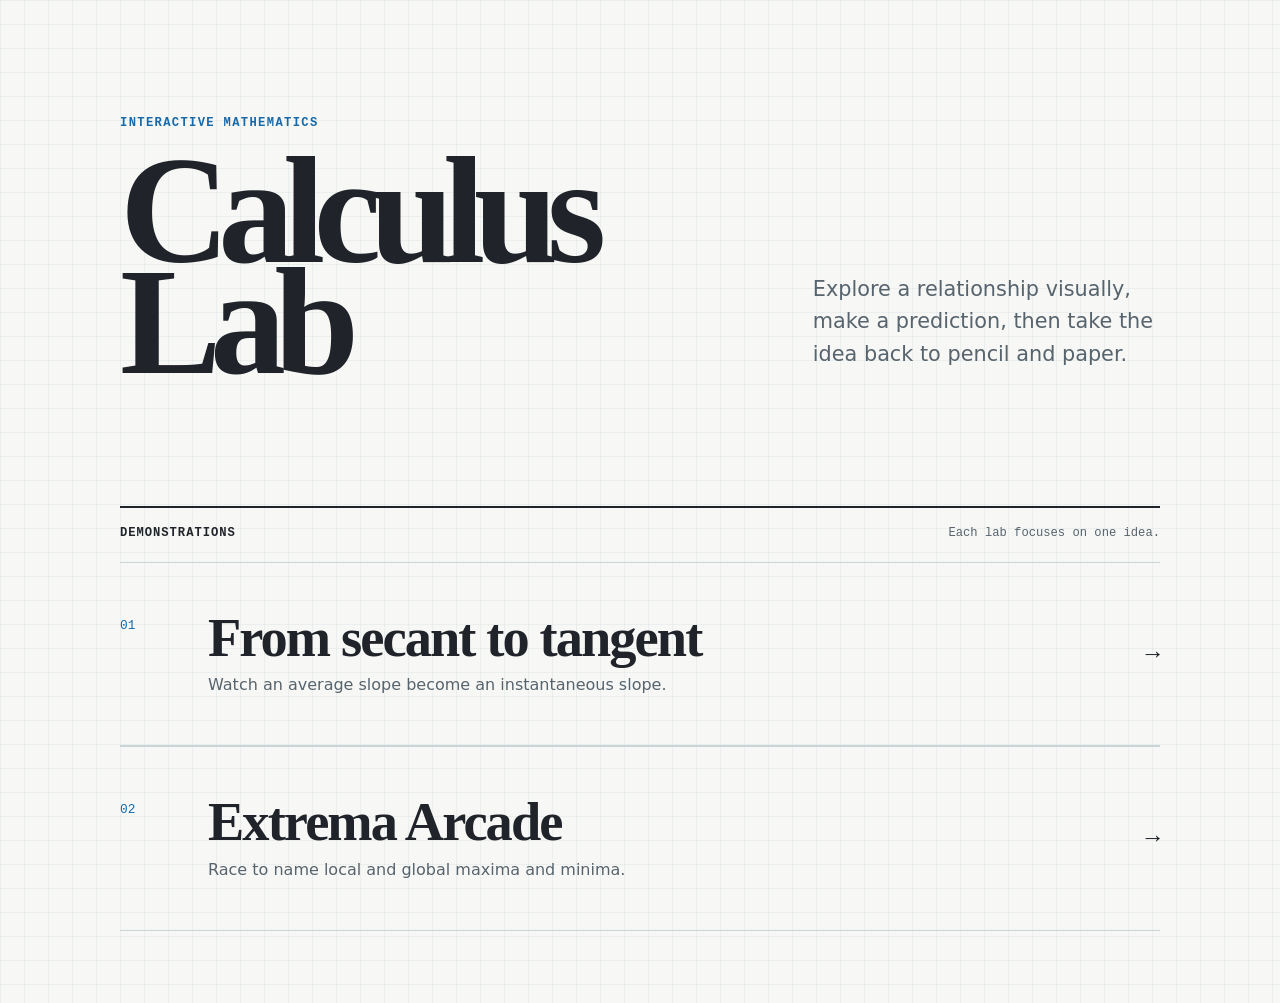
<file: index.html>
<!doctype html>
<html lang="en">
  <head>
    <meta charset="utf-8">
    <meta name="viewport" content="width=device-width, initial-scale=1">
    <meta
      name="description"
      content="Small interactive demonstrations for learning calculus visually."
    >
    <title>Calculus Lab</title>
    <link rel="stylesheet" href="./styles.css">
  </head>
  <body>
    <main class="site-shell">
      <header class="site-header">
        <p class="eyebrow">Interactive mathematics</p>
        <h1>Calculus<br>Lab</h1>
        <p class="intro">
          Explore a relationship visually, make a prediction, then take the idea
          back to pencil and paper.
        </p>
      </header>

      <section class="demo-index" aria-labelledby="demos-heading">
        <div class="section-heading">
          <h2 id="demos-heading">Demonstrations</h2>
          <p>Each lab focuses on one idea.</p>
        </div>

        <a class="demo-card" href="./demos/secant-to-tangent/">
          <span class="demo-number" aria-hidden="true">01</span>
          <span class="demo-copy">
            <strong>From secant to tangent</strong>
            <span>Watch an average slope become an instantaneous slope.</span>
          </span>
          <span class="demo-arrow" aria-hidden="true">→</span>
        </a>

        <a class="demo-card" href="./demos/extrema-arcade/">
          <span class="demo-number" aria-hidden="true">02</span>
          <span class="demo-copy">
            <strong>Extrema Arcade</strong>
            <span>Race to name local and global maxima and minima.</span>
          </span>
          <span class="demo-arrow" aria-hidden="true">→</span>
        </a>
      </section>
    </main>
  </body>
</html>
</file>
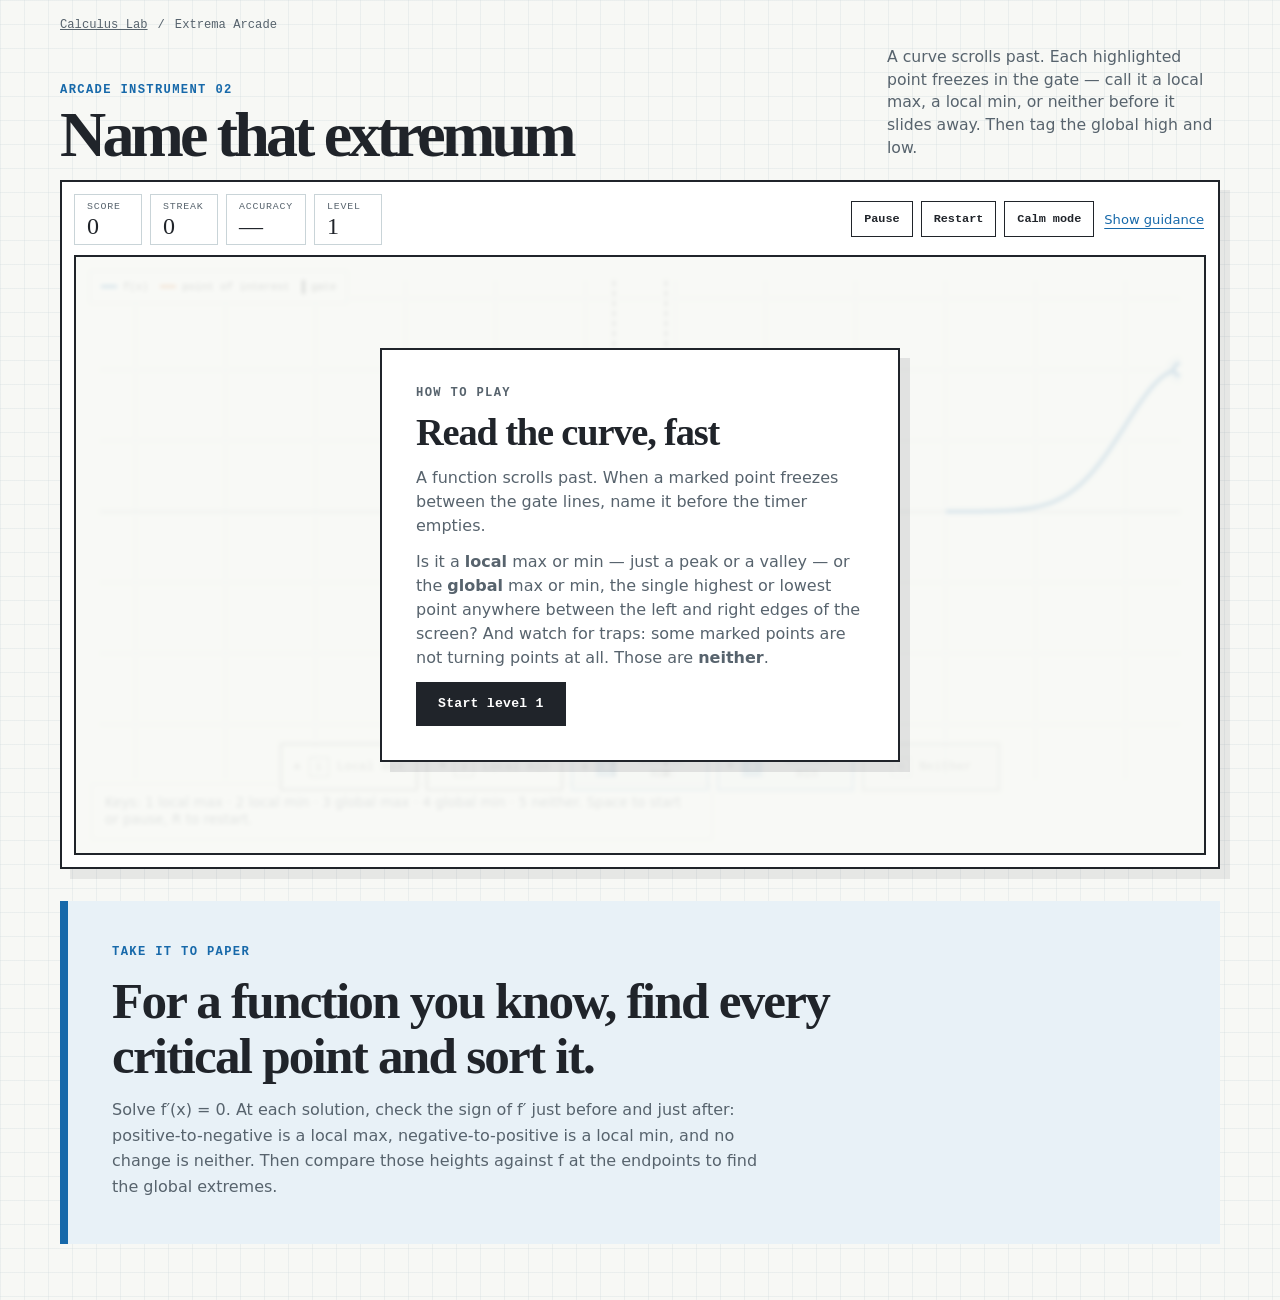
<file: demos/extrema-arcade/index.html>
<!doctype html>
<html lang="en">
  <head>
    <meta charset="utf-8">
    <meta name="viewport" content="width=device-width, initial-scale=1">
    <meta
      name="description"
      content="A reaction game for naming local and global maxima and minima on a scrolling curve."
    >
    <title>Extrema Arcade · Calculus Lab</title>
    <link rel="stylesheet" href="../../styles.css">
    <link rel="stylesheet" href="./demo.css">
    <script src="./demo.js" defer></script>
  </head>
  <body>
    <main class="lab-shell">
      <nav class="lab-nav" aria-label="Breadcrumb">
        <a href="../../">Calculus Lab</a>
        <span aria-hidden="true">/</span>
        <span>Extrema Arcade</span>
      </nav>

      <header class="lab-header">
        <div>
          <p class="eyebrow">Arcade instrument 02</p>
          <h1>Name that extremum</h1>
        </div>
        <p>
          A curve scrolls past. Each highlighted point freezes in the gate —
          call it a local max, a local min, or neither before it slides away.
          Then tag the global high and low.
        </p>
      </header>

      <section class="instrument" aria-label="Extrema classification game">
        <div class="board-toolbar" aria-label="Game controls">
          <div class="hud" aria-live="off">
            <div class="hud-cell">
              <span class="hud-label">Score</span>
              <output id="score" class="hud-value">0</output>
            </div>
            <div class="hud-cell">
              <span class="hud-label">Streak</span>
              <output id="streak" class="hud-value">0</output>
            </div>
            <div class="hud-cell">
              <span class="hud-label">Accuracy</span>
              <output id="accuracy" class="hud-value">—</output>
            </div>
            <div class="hud-cell">
              <span class="hud-label">Level</span>
              <output id="level" class="hud-value">1</output>
            </div>
          </div>

          <div class="board-actions">
            <button id="playpause" class="secondary-button" type="button">Pause</button>
            <button id="restart" class="secondary-button" type="button">Restart</button>
            <button
              id="calm-toggle"
              class="secondary-button"
              type="button"
              aria-pressed="false"
            >
              Calm mode
            </button>
            <button
              id="guidance-toggle"
              class="text-button"
              type="button"
              aria-controls="guidance"
              aria-expanded="false"
            >
              Show guidance
            </button>
          </div>
        </div>

        <div class="stage-panel">
          <canvas
            id="stage"
            tabindex="0"
            role="img"
            aria-describedby="stage-instructions"
            aria-label="A scrolling coordinate graph. Highlighted points freeze in the centre for you to classify."
          ></canvas>

          <div class="stage-legend" aria-hidden="true">
            <span><i class="curve-key"></i> f(x)</span>
            <span><i class="poi-key"></i> point of interest</span>
            <span><i class="gate-key"></i> gate</span>
          </div>

          <p id="stage-instructions" class="stage-instructions">
            Keys: 1 local max · 2 local min · 3 global max · 4 global min ·
            5 neither. Space to start or pause, R to restart.
          </p>

          <!-- Classification controls: real buttons, mirrored by number keys. -->
          <div id="classify" class="classify" role="group" aria-label="Classify the frozen point">
            <button class="choice-button" type="button" data-choice="lmax">
              <span class="choice-key" aria-hidden="true">1</span>
              Local max
            </button>
            <button class="choice-button" type="button" data-choice="lmin">
              <span class="choice-key" aria-hidden="true">2</span>
              Local min
            </button>
            <button class="choice-button" type="button" data-choice="gmax">
              <span class="choice-key" aria-hidden="true">3</span>
              Global max
            </button>
            <button class="choice-button" type="button" data-choice="gmin">
              <span class="choice-key" aria-hidden="true">4</span>
              Global min
            </button>
            <button class="choice-button" type="button" data-choice="neither">
              <span class="choice-key" aria-hidden="true">5</span>
              Neither
            </button>
          </div>

          <p id="prompt" class="stage-prompt" aria-live="polite"></p>
          <output id="flash" class="stage-flash" aria-live="assertive"></output>

          <!-- Start overlay -->
          <div id="start-overlay" class="stage-overlay">
            <div class="overlay-card">
              <p class="eyebrow">How to play</p>
              <h2>Read the curve, fast</h2>
              <p>
                A function scrolls past. When a marked point freezes between the
                gate lines, name it before the timer empties.
              </p>
              <p>
                Is it a <strong>local</strong> max or min — just a peak or a
                valley — or the <strong>global</strong> max or min, the single
                highest or lowest point anywhere between the left and right
                edges of the screen? And watch for traps: some marked points are
                not turning points at all. Those are <strong>neither</strong>.
              </p>
              <button id="start-button" class="primary-button" type="button">
                Start level 1
              </button>
            </div>
          </div>

          <!-- End-of-level summary overlay -->
          <div id="summary-overlay" class="stage-overlay" hidden>
            <div class="overlay-card">
              <p class="eyebrow" id="summary-eyebrow">Level complete</p>
              <h2 id="summary-title">Nicely read.</h2>
              <dl class="summary-stats" id="summary-stats"></dl>
              <div class="overlay-actions">
                <button id="next-level" class="primary-button" type="button">
                  Next level
                </button>
                <button id="replay-level" class="secondary-button" type="button">
                  Replay
                </button>
              </div>
            </div>
          </div>
        </div>
      </section>

      <section id="guidance" class="guidance" aria-labelledby="guidance-heading" hidden>
        <div class="section-heading">
          <h2 id="guidance-heading">What should I notice?</h2>
        </div>
        <div class="guidance-grid">
          <article>
            <span class="prompt-mark" aria-hidden="true">∩</span>
            <h3>Peaks and valleys</h3>
            <p>
              At a local max the curve rises then falls, so the slope goes from
              positive to negative. At a local min it is the reverse. Feel the
              slope flip, do not just look at the height.
            </p>
          </article>
          <article>
            <span class="prompt-mark" aria-hidden="true">≈</span>
            <h3>The “neither” trap</h3>
            <p>
              A marked point can be a decoy. The curve is climbing or falling
              straight through it — it is not a turning point at all, it only
              looks important because it is highlighted. That is neither a max
              nor a min.
            </p>
          </article>
          <article>
            <span class="prompt-mark" aria-hidden="true">▲</span>
            <h3>Local versus global</h3>
            <p>
              A local max is any peak. The global max is the single highest
              point between the left and right edges of the screen right now —
              a peak, or the curve at the very edge. Scan the whole screen
              before you commit.
            </p>
          </article>
        </div>
      </section>

      <section class="paper-prompt" aria-labelledby="paper-heading">
        <p class="eyebrow">Take it to paper</p>
        <h2 id="paper-heading">
          For a function you know, find every <span>critical point</span> and
          sort it.
        </h2>
        <p>
          Solve f′(x) = 0. At each solution, check the sign of f′ just before
          and just after: positive-to-negative is a local max,
          negative-to-positive is a local min, and no change is neither. Then
          compare those heights against f at the endpoints to find the global
          extremes.
        </p>
      </section>

      <noscript>
        <p class="noscript-note">
          This game needs JavaScript. On paper: given f, solve f′(x) = 0, use
          the sign of f′ on each side to label each critical point as a local
          max, local min, or neither, then compare those values with f at the
          endpoints to find the global maximum and minimum.
        </p>
      </noscript>
    </main>
  </body>
</html>
</file>
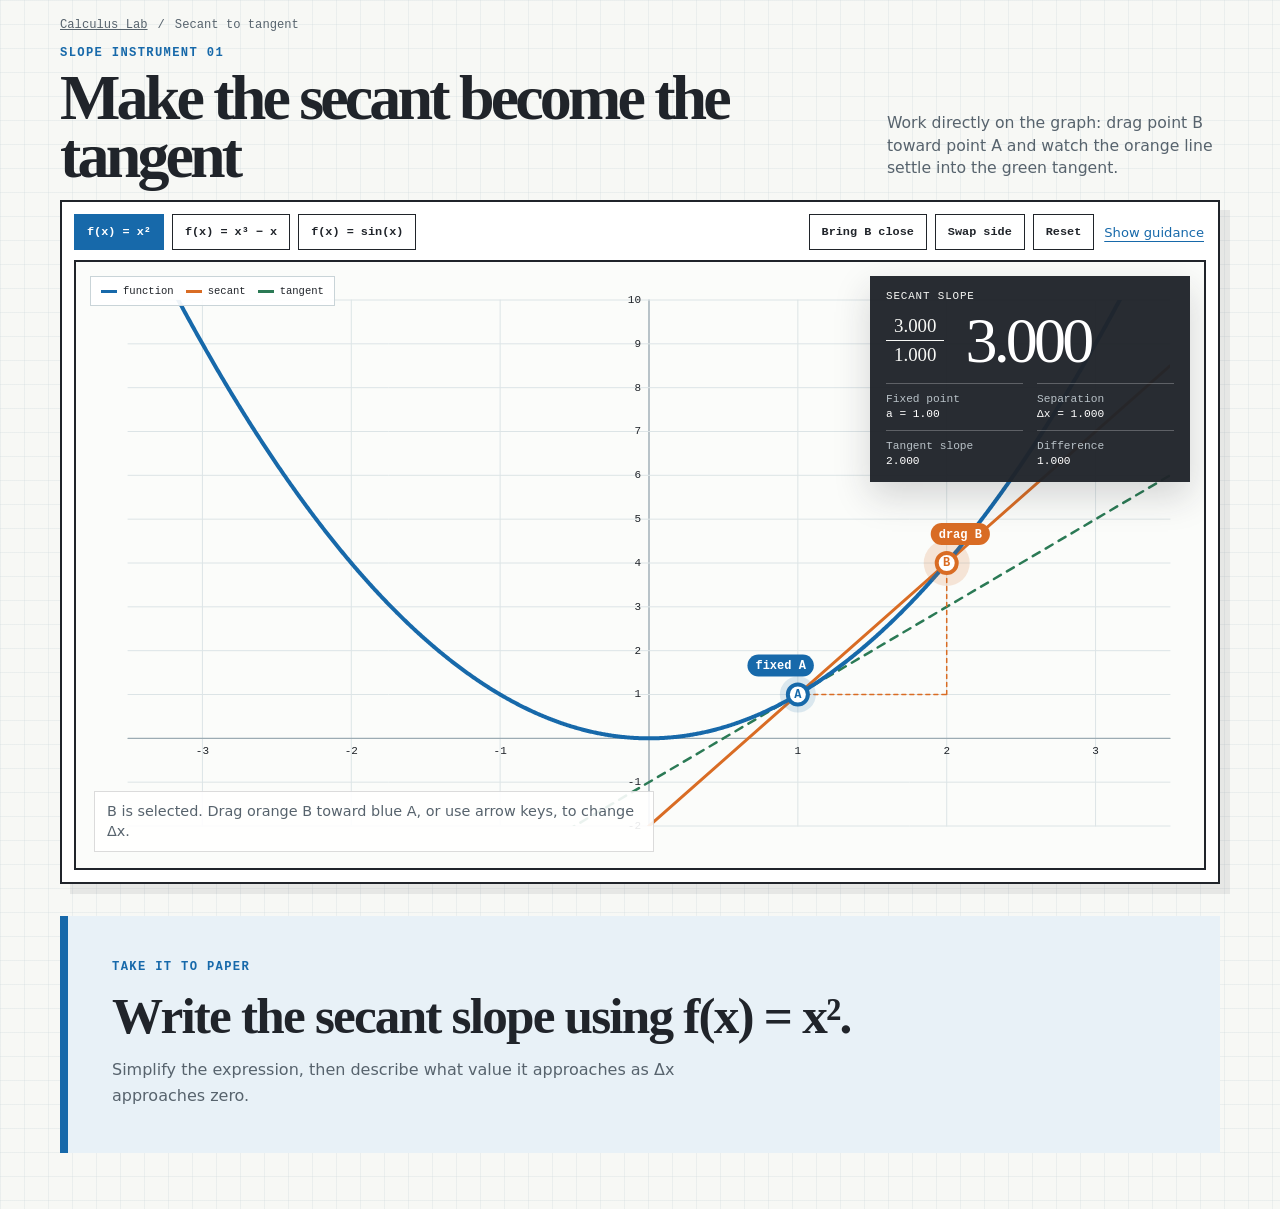
<file: demos/secant-to-tangent/index.html>
<!doctype html>
<html lang="en">
  <head>
    <meta charset="utf-8">
    <meta name="viewport" content="width=device-width, initial-scale=1">
    <meta
      name="description"
      content="Explore how a secant slope approaches a tangent slope."
    >
    <title>From secant to tangent · Calculus Lab</title>
    <link rel="stylesheet" href="../../styles.css">
    <link rel="stylesheet" href="./demo.css">
    <script src="./demo.js" defer></script>
  </head>
  <body>
    <main class="lab-shell">
      <nav class="lab-nav" aria-label="Breadcrumb">
        <a href="../../">Calculus Lab</a>
        <span aria-hidden="true">/</span>
        <span>Secant to tangent</span>
      </nav>

      <header class="lab-header">
        <div>
          <p class="eyebrow">Slope instrument 01</p>
          <h1>Make the secant become the tangent</h1>
        </div>
        <p>
          Work directly on the graph: drag point B toward point A and watch the
          orange line settle into the green tangent.
        </p>
      </header>

      <section class="instrument" aria-label="Interactive secant slope graph">
        <div class="board-toolbar" aria-label="Graph tools">
          <div class="function-buttons" aria-label="Choose a function">
            <button class="function-button" type="button" data-function="quadratic" aria-pressed="true">
              f(x) = x²
            </button>
            <button class="function-button" type="button" data-function="cubic" aria-pressed="false">
              f(x) = x³ − x
            </button>
            <button class="function-button" type="button" data-function="sine" aria-pressed="false">
              f(x) = sin(x)
            </button>
          </div>

          <div class="board-actions">
            <button id="close-gap" class="secondary-button" type="button">
              Bring B close
            </button>
            <button id="switch-side" class="secondary-button" type="button">
              Swap side
            </button>
            <button id="reset-demo" class="secondary-button" type="button">
              Reset
            </button>
            <button
              id="guidance-toggle"
              class="text-button"
              type="button"
              aria-controls="guidance"
              aria-expanded="false"
            >
              Show guidance
            </button>
          </div>
        </div>

        <div class="graph-panel">
          <canvas
            id="graph"
            tabindex="0"
            role="img"
            aria-describedby="board-instructions"
            aria-label="A coordinate graph showing a function, two points, a secant line, and a tangent line."
          ></canvas>
          <p id="board-instructions" class="board-instructions">
            Drag orange B toward blue A. Drag blue A to move the fixed point.
            Keyboard: press A or B, then use arrow keys.
          </p>
          <div class="graph-legend" aria-hidden="true">
            <span><i class="function-key"></i> function</span>
            <span><i class="secant-key"></i> secant</span>
            <span><i class="tangent-key"></i> tangent</span>
          </div>

          <aside class="readout-panel" aria-label="Live slope readout">
            <p class="readout-label">Secant slope</p>
            <div class="slope-fraction" aria-hidden="true">
              <span id="delta-y">Δy</span>
              <span id="delta-x">Δx</span>
            </div>
            <output id="secant-slope" class="slope-value" aria-live="polite">—</output>
            <dl class="measurements">
              <div>
                <dt>Fixed point</dt>
                <dd><output id="fixed-point-value">a = 1.00</output></dd>
              </div>
              <div>
                <dt>Separation</dt>
                <dd><output id="gap-value">Δx = 1.00</output></dd>
              </div>
              <div>
                <dt>Tangent slope</dt>
                <dd id="tangent-slope">—</dd>
              </div>
              <div>
                <dt>Difference</dt>
                <dd id="slope-difference">—</dd>
              </div>
            </dl>
          </aside>
        </div>
      </section>

      <section id="guidance" class="guidance" aria-labelledby="guidance-heading" hidden>
        <div class="section-heading">
          <h2 id="guidance-heading">What should I notice?</h2>
        </div>
        <div class="guidance-grid">
          <article>
            <span class="prompt-mark" aria-hidden="true">?</span>
            <h3>Grab the point</h3>
            <p>
              Move orange B before calculating. Ask whether the secant slope
              should increase, decrease, or stay unchanged.
            </p>
          </article>
          <article>
            <span class="prompt-mark" aria-hidden="true">→</span>
            <h3>Track the difference</h3>
            <p>
              Drag B toward A. Compare the orange secant slope with the green
              tangent slope as the gap shrinks.
            </p>
          </article>
          <article>
            <span class="prompt-mark" aria-hidden="true">±</span>
            <h3>Try both sides</h3>
            <p>
              Drag B across A. Does approaching from the left lead to the same
              slope as approaching from the right?
            </p>
          </article>
        </div>
      </section>

      <section class="paper-prompt" aria-labelledby="paper-heading">
        <p class="eyebrow">Take it to paper</p>
        <h2 id="paper-heading">
          Write the secant slope using
          <span id="paper-function">f(x) = x²</span>.
        </h2>
        <p>
          Simplify the expression, then describe what value it approaches as
          Δx approaches zero.
        </p>
      </section>

      <noscript>
        <p class="noscript-note">
          This demonstration requires JavaScript. On paper, choose two points
          \(a\) and \(a+h\), calculate
          \([f(a+h)-f(a)]/h\), and examine the result as \(h\) gets closer to
          zero.
        </p>
      </noscript>
    </main>
  </body>
</html>
</file>
<file: styles.css>
:root {
  color-scheme: light;
  --graphite: #20242a;
  --paper: #f7f8f5;
  --paper-bright: #ffffff;
  --grid: #c9d4d8;
  --function-blue: #1769aa;
  --muted: #57636d;
  --display: "Cambria Math", Cambria, Georgia, serif;
  --body: Aptos, "Segoe UI", system-ui, sans-serif;
  --mono: "Cascadia Mono", "SFMono-Regular", Consolas, monospace;
  font-family: var(--body);
  color: var(--graphite);
  background: var(--paper);
}

* {
  box-sizing: border-box;
}

body {
  min-height: 100vh;
  margin: 0;
  background:
    linear-gradient(rgba(201, 212, 216, 0.27) 1px, transparent 1px),
    linear-gradient(90deg, rgba(201, 212, 216, 0.27) 1px, transparent 1px),
    var(--paper);
  background-size: 24px 24px;
}

a {
  color: inherit;
}

.site-shell {
  width: min(1040px, calc(100% - 40px));
  margin: 0 auto;
  padding: clamp(64px, 12vh, 124px) 0 72px;
}

.site-header {
  display: grid;
  grid-template-columns: minmax(0, 1.3fr) minmax(260px, 0.7fr);
  gap: 48px;
  align-items: end;
  margin-bottom: clamp(72px, 12vw, 128px);
}

.eyebrow {
  grid-column: 1 / -1;
  margin: 0 0 -22px;
  color: var(--function-blue);
  font-family: var(--mono);
  font-size: 0.76rem;
  font-weight: 700;
  letter-spacing: 0.11em;
  text-transform: uppercase;
}

h1,
h2,
p {
  margin-top: 0;
}

h1 {
  margin-bottom: 0;
  font-family: var(--display);
  font-size: clamp(4.5rem, 13vw, 9.5rem);
  font-weight: 600;
  line-height: 0.73;
  letter-spacing: -0.075em;
}

.intro {
  max-width: 390px;
  margin-bottom: 0;
  padding-bottom: 8px;
  color: var(--muted);
  font-size: clamp(1.08rem, 2.1vw, 1.3rem);
  line-height: 1.55;
}

.demo-index {
  border-top: 2px solid var(--graphite);
}

.section-heading {
  display: flex;
  justify-content: space-between;
  gap: 24px;
  padding: 18px 0 22px;
}

.section-heading h2,
.section-heading p {
  margin-bottom: 0;
  font-family: var(--mono);
  font-size: 0.76rem;
  letter-spacing: 0.08em;
  text-transform: uppercase;
}

.section-heading p {
  color: var(--muted);
  letter-spacing: 0;
  text-transform: none;
}

.demo-card {
  display: grid;
  grid-template-columns: 64px 1fr auto;
  gap: 24px;
  align-items: center;
  padding: clamp(24px, 5vw, 48px) 0;
  border-top: 1px solid var(--grid);
  border-bottom: 1px solid var(--grid);
  text-decoration: none;
  transition:
    color 160ms ease,
    padding 160ms ease;
}

.demo-card:hover {
  padding-right: 12px;
  color: var(--function-blue);
}

.demo-card:focus-visible {
  outline: 3px solid var(--function-blue);
  outline-offset: 8px;
}

.demo-number {
  align-self: start;
  padding-top: 7px;
  color: var(--function-blue);
  font-family: var(--mono);
  font-size: 0.8rem;
}

.demo-copy {
  display: grid;
  gap: 8px;
}

.demo-copy strong {
  font-family: var(--display);
  font-size: clamp(1.8rem, 4.4vw, 3.4rem);
  font-weight: 600;
  line-height: 1;
  letter-spacing: -0.035em;
}

.demo-copy span {
  color: var(--muted);
  line-height: 1.5;
}

.demo-arrow {
  font-family: var(--mono);
  font-size: 1.5rem;
}

@media (max-width: 680px) {
  .site-header {
    grid-template-columns: 1fr;
    gap: 28px;
  }

  .eyebrow {
    margin-bottom: -8px;
  }

  h1 {
    line-height: 0.8;
  }

  .demo-card {
    grid-template-columns: 36px 1fr auto;
    gap: 12px;
  }
}

@media (prefers-reduced-motion: reduce) {
  *,
  *::before,
  *::after {
    scroll-behavior: auto !important;
    transition-duration: 0.01ms !important;
  }
}
</file>
<file: demos/extrema-arcade/demo.css>
:root {
  --poi-orange: #d96c24;
  --ok-green: #2b7a55;
  --soft-blue: #e8f1f7;
  --stage-height: clamp(440px, calc(100vh - 300px), 600px);
}

.lab-shell {
  width: min(1160px, calc(100% - 32px));
  margin: 0 auto;
  padding: 18px 0 56px;
}

.lab-nav {
  display: flex;
  gap: 10px;
  margin-bottom: 14px;
  color: var(--muted);
  font-family: var(--mono);
  font-size: 0.76rem;
}

.lab-nav a:hover {
  color: var(--function-blue);
}

.lab-nav a:focus-visible,
button:focus-visible,
#stage:focus-visible {
  outline: 3px solid var(--function-blue);
  outline-offset: 3px;
}

.lab-header {
  display: grid;
  grid-template-columns: minmax(0, 1fr) minmax(260px, 0.42fr);
  gap: 34px;
  align-items: end;
  margin-bottom: 16px;
}

.lab-header .eyebrow {
  display: block;
  margin: 0 0 9px;
}

.lab-header h1 {
  max-width: 780px;
  font-size: clamp(2.55rem, 5vw, 4.85rem);
  line-height: 0.9;
  letter-spacing: -0.06em;
}

.lab-header > p {
  max-width: 430px;
  margin-bottom: 4px;
  color: var(--muted);
  font-size: 0.98rem;
  line-height: 1.45;
}

.instrument {
  display: grid;
  gap: 10px;
  padding: 12px;
  border: 2px solid var(--graphite);
  background: var(--paper-bright);
  box-shadow: 10px 10px 0 rgba(32, 36, 42, 0.08);
}

.board-toolbar {
  display: flex;
  flex-wrap: wrap;
  gap: 10px 16px;
  align-items: center;
  justify-content: space-between;
}

.hud {
  display: flex;
  flex-wrap: wrap;
  gap: 8px;
}

.hud-cell {
  display: grid;
  gap: 2px;
  min-width: 68px;
  padding: 6px 12px;
  border: 1px solid var(--grid);
  background: #fff;
}

.hud-label {
  font-family: var(--mono);
  font-size: 0.62rem;
  letter-spacing: 0.08em;
  text-transform: uppercase;
  color: var(--muted);
}

.hud-value {
  font-family: var(--display);
  font-size: 1.5rem;
  line-height: 1;
  font-variant-numeric: tabular-nums;
}

.board-actions {
  display: flex;
  flex-wrap: wrap;
  gap: 8px;
  align-items: center;
}

.secondary-button {
  min-height: 36px;
  padding: 8px 12px;
  border: 1px solid var(--graphite);
  color: var(--graphite);
  background: #fff;
  font-family: var(--mono);
  font-size: 0.74rem;
  font-weight: 700;
  cursor: pointer;
  transition:
    color 140ms ease,
    background 140ms ease,
    border-color 140ms ease;
}

.secondary-button:hover {
  color: #fff;
  background: var(--graphite);
}

.secondary-button[aria-pressed="true"] {
  color: #fff;
  border-color: var(--function-blue);
  background: var(--function-blue);
}

.text-button {
  min-height: 36px;
  padding: 0 2px;
  border: 0;
  color: var(--function-blue);
  background: transparent;
  font: inherit;
  font-size: 0.82rem;
  text-decoration: underline;
  text-underline-offset: 4px;
  cursor: pointer;
}

.primary-button {
  min-height: 44px;
  padding: 12px 20px;
  border: 2px solid var(--graphite);
  color: #fff;
  background: var(--graphite);
  font-family: var(--mono);
  font-size: 0.82rem;
  font-weight: 700;
  letter-spacing: 0.02em;
  cursor: pointer;
  transition:
    background 140ms ease,
    transform 140ms ease;
}

.primary-button:hover {
  background: var(--function-blue);
  border-color: var(--function-blue);
}

.stage-panel {
  position: relative;
  min-width: 0;
  height: var(--stage-height);
  overflow: hidden;
  border: 2px solid var(--graphite);
  background: #fbfcfa;
}

#stage {
  display: block;
  width: 100%;
  height: 100%;
  touch-action: manipulation;
}

.stage-legend {
  position: absolute;
  top: 14px;
  left: 14px;
  display: flex;
  flex-wrap: wrap;
  gap: 12px;
  padding: 8px 10px;
  border: 1px solid var(--grid);
  background: rgba(255, 255, 255, 0.92);
  font-family: var(--mono);
  font-size: 0.66rem;
  pointer-events: none;
}

.stage-legend span {
  display: flex;
  gap: 6px;
  align-items: center;
}

.stage-legend i {
  width: 16px;
  height: 3px;
}

.curve-key {
  background: var(--function-blue);
}

.poi-key {
  background: var(--poi-orange);
}

.gate-key {
  height: 14px !important;
  width: 3px !important;
  background: var(--graphite);
}

.stage-instructions {
  position: absolute;
  right: 16px;
  bottom: 14px;
  left: 16px;
  max-width: 620px;
  margin: 0;
  padding: 9px 12px;
  border: 1px solid rgba(32, 36, 42, 0.16);
  background: rgba(255, 255, 255, 0.9);
  color: var(--muted);
  font-size: 0.84rem;
  line-height: 1.3;
  pointer-events: none;
}

.classify {
  position: absolute;
  right: 14px;
  bottom: 62px;
  left: 14px;
  display: grid;
  grid-template-columns: repeat(5, minmax(0, 1fr));
  gap: 8px;
  max-width: 720px;
  margin: 0 auto;
}

.choice-button {
  display: flex;
  gap: 8px;
  align-items: center;
  justify-content: center;
  min-height: 46px;
  padding: 8px 8px;
  border: 2px solid var(--graphite);
  background: rgba(255, 255, 255, 0.96);
  color: var(--graphite);
  font-family: var(--mono);
  font-size: 0.78rem;
  font-weight: 700;
  text-align: center;
  cursor: pointer;
  transition:
    color 120ms ease,
    background 120ms ease,
    border-color 120ms ease,
    transform 120ms ease;
}

.choice-button:hover {
  background: var(--graphite);
  border-color: var(--graphite);
  color: #fff;
}

.choice-button:active {
  transform: translateY(1px);
}

.choice-key {
  display: inline-grid;
  place-items: center;
  width: 20px;
  height: 20px;
  border: 1px solid currentColor;
  font-size: 0.72rem;
}

/* Two independent cues so a choice reads without parsing the words:
   - an ARROW shows the shape: ▲ a peak (max), ▼ a valley (min);
   - COLOUR shows the scope: plain = local, blue = global (the one standout),
     grey = neither (a decoy). Shape and scope vary independently, so each
   gets its own channel instead of being crammed into colour alone. */
.choice-button::before {
  font-size: 0.95em;
  line-height: 1;
}

.choice-button[data-choice="lmax"]::before,
.choice-button[data-choice="gmax"]::before {
  content: "\25B2";
}

.choice-button[data-choice="lmin"]::before,
.choice-button[data-choice="gmin"]::before {
  content: "\25BC";
}

.choice-button[data-choice="gmax"],
.choice-button[data-choice="gmin"] {
  border-color: var(--function-blue);
  background: rgba(23, 105, 170, 0.09);
}

.choice-button[data-choice="gmax"] .choice-key,
.choice-button[data-choice="gmin"] .choice-key {
  color: #fff;
  background: var(--function-blue);
  border-color: var(--function-blue);
}

.choice-button[data-choice="neither"] {
  border-color: var(--muted);
  background: rgba(87, 99, 109, 0.06);
}

.choice-button[data-choice="neither"] .choice-key {
  color: var(--muted);
}

/* Hover: local fills graphite (the base), global fills blue, neither fills grey. */
.choice-button[data-choice="gmax"]:hover,
.choice-button[data-choice="gmin"]:hover {
  background: var(--function-blue);
  border-color: var(--function-blue);
  color: #fff;
}

.choice-button[data-choice="neither"]:hover {
  background: var(--muted);
  border-color: var(--muted);
  color: #fff;
}

.choice-button:hover .choice-key {
  color: #fff;
  border-color: rgba(255, 255, 255, 0.7);
  background: transparent;
}

.classify.is-disabled {
  opacity: 0.4;
  pointer-events: none;
}

.stage-prompt {
  position: absolute;
  top: 14px;
  right: 14px;
  left: 14px;
  margin: 0;
  text-align: center;
  font-family: var(--mono);
  font-size: 0.86rem;
  font-weight: 700;
  color: var(--graphite);
  pointer-events: none;
}

.stage-flash {
  position: absolute;
  top: 50%;
  left: 50%;
  transform: translate(-50%, -50%);
  padding: 8px 16px;
  font-family: var(--display);
  font-size: clamp(1.4rem, 4vw, 2.2rem);
  font-weight: 700;
  color: #fff;
  background: rgba(32, 36, 42, 0.9);
  opacity: 0;
  transition: opacity 140ms ease;
  pointer-events: none;
  white-space: nowrap;
}

.stage-flash.is-good {
  background: rgba(43, 122, 85, 0.94);
}

.stage-flash.is-bad {
  background: rgba(217, 108, 36, 0.94);
}

.stage-flash.is-visible {
  opacity: 1;
}

.stage-overlay {
  position: absolute;
  inset: 0;
  display: grid;
  place-items: center;
  padding: 20px;
  background: rgba(247, 248, 245, 0.86);
  backdrop-filter: blur(2px);
}

.stage-overlay[hidden] {
  display: none;
}

.overlay-card {
  width: min(520px, 100%);
  max-height: 100%;
  overflow: auto;
  padding: clamp(20px, 4vw, 34px);
  border: 2px solid var(--graphite);
  background: var(--paper-bright);
  box-shadow: 10px 10px 0 rgba(32, 36, 42, 0.1);
}

.overlay-card .eyebrow {
  display: block;
  margin: 0 0 8px;
}

.overlay-card h2 {
  margin-bottom: 12px;
  font-family: var(--display);
  font-size: clamp(1.6rem, 4vw, 2.4rem);
  font-weight: 600;
  letter-spacing: -0.03em;
}

.overlay-card p {
  margin-bottom: 12px;
  color: var(--muted);
  line-height: 1.5;
}

.summary-stats {
  display: grid;
  grid-template-columns: 1fr 1fr;
  gap: 1px;
  margin: 4px 0 20px;
  border: 1px solid var(--grid);
  background: var(--grid);
}

.summary-stats div {
  display: grid;
  gap: 3px;
  padding: 12px 14px;
  background: #fff;
}

.summary-stats dt {
  margin: 0;
  font-family: var(--mono);
  font-size: 0.64rem;
  letter-spacing: 0.06em;
  text-transform: uppercase;
  color: var(--muted);
}

.summary-stats dd {
  margin: 0;
  font-family: var(--display);
  font-size: 1.5rem;
  line-height: 1;
  font-variant-numeric: tabular-nums;
}

.overlay-actions {
  display: flex;
  flex-wrap: wrap;
  gap: 10px;
}

.guidance[hidden] {
  display: none;
}

.guidance {
  margin-top: 28px;
}

.guidance .section-heading {
  border-top: 2px solid var(--graphite);
  display: flex;
  justify-content: space-between;
  gap: 24px;
  padding: 18px 0 22px;
}

.guidance .section-heading h2 {
  margin-bottom: 0;
  font-family: var(--mono);
  font-size: 0.76rem;
  letter-spacing: 0.08em;
  text-transform: uppercase;
}

.guidance-grid {
  display: grid;
  grid-template-columns: repeat(3, 1fr);
  gap: 1px;
  border: 1px solid var(--grid);
  background: var(--grid);
}

.guidance article {
  position: relative;
  min-height: 200px;
  padding: 22px;
  overflow: hidden;
  background: rgba(255, 255, 255, 0.92);
}

.guidance h3 {
  margin: 46px 0 10px;
  font-family: var(--display);
  font-size: 1.35rem;
}

.guidance p {
  margin-bottom: 0;
  color: var(--muted);
  line-height: 1.5;
}

.prompt-mark {
  position: absolute;
  top: 6px;
  right: 18px;
  color: var(--soft-blue);
  font-family: var(--display);
  font-size: 5rem;
  font-weight: 700;
  line-height: 1;
  pointer-events: none;
}

.paper-prompt {
  margin-top: 32px;
  padding: clamp(26px, 4vw, 44px);
  border-left: 8px solid var(--function-blue);
  background: var(--soft-blue);
}

.paper-prompt .eyebrow {
  display: block;
  margin: 0 0 14px;
}

.paper-prompt h2 {
  max-width: 760px;
  margin-bottom: 14px;
  font-family: var(--display);
  font-size: clamp(1.8rem, 4vw, 3.3rem);
  font-weight: 600;
  line-height: 1.08;
  letter-spacing: -0.035em;
}

.paper-prompt > p:last-child {
  max-width: 650px;
  margin-bottom: 0;
  color: var(--muted);
  line-height: 1.6;
}

.noscript-note {
  padding: 20px;
  border: 2px solid var(--poi-orange);
  background: #fff;
}

@media (max-width: 760px) {
  .instrument {
    box-shadow: 6px 6px 0 rgba(32, 36, 42, 0.08);
  }

  .hud-cell {
    min-width: 56px;
    padding: 5px 9px;
  }

  .hud-value {
    font-size: 1.2rem;
  }

  .board-actions {
    width: 100%;
  }

  .classify {
    bottom: 56px;
    grid-template-columns: repeat(3, 1fr);
    gap: 6px;
    max-width: none;
  }

  .choice-button {
    flex-direction: column;
    gap: 4px;
    min-height: 50px;
    font-size: 0.68rem;
  }

  .stage-instructions {
    display: none;
  }

  .guidance-grid {
    grid-template-columns: 1fr;
  }
}

@media (max-width: 520px) {
  .lab-header {
    grid-template-columns: 1fr;
    gap: 12px;
  }

  .summary-stats {
    grid-template-columns: 1fr;
  }
}

@media (prefers-reduced-motion: reduce) {
  *,
  *::before,
  *::after {
    scroll-behavior: auto !important;
    transition-duration: 0.01ms !important;
  }
}
</file>
<file: demos/secant-to-tangent/demo.css>
:root {
  --secant-orange: #d96c24;
  --tangent-green: #2b7a55;
  --soft-blue: #e8f1f7;
  --handle-blue: #1769aa;
  --stage-height: clamp(455px, calc(100vh - 270px), 610px);
}

.lab-shell {
  width: min(1160px, calc(100% - 32px));
  margin: 0 auto;
  padding: 18px 0 56px;
}

.lab-nav {
  display: flex;
  gap: 10px;
  margin-bottom: 14px;
  color: var(--muted);
  font-family: var(--mono);
  font-size: 0.76rem;
}

.lab-nav a:hover {
  color: var(--function-blue);
}

.lab-nav a:focus-visible,
button:focus-visible,
#graph:focus-visible {
  outline: 3px solid var(--function-blue);
  outline-offset: 3px;
}

.lab-header {
  display: grid;
  grid-template-columns: minmax(0, 1fr) minmax(260px, 0.42fr);
  gap: 34px;
  align-items: end;
  margin-bottom: 16px;
}

.lab-header .eyebrow {
  display: block;
  margin: 0 0 9px;
}

.lab-header h1 {
  max-width: 780px;
  font-size: clamp(2.55rem, 5vw, 4.85rem);
  line-height: 0.9;
  letter-spacing: -0.06em;
}

.lab-header > p {
  max-width: 420px;
  margin-bottom: 4px;
  color: var(--muted);
  font-size: 0.98rem;
  line-height: 1.45;
}

.instrument {
  display: grid;
  gap: 10px;
  padding: 12px;
  border: 2px solid var(--graphite);
  background: var(--paper-bright);
  box-shadow: 10px 10px 0 rgba(32, 36, 42, 0.08);
}

.board-toolbar {
  display: flex;
  flex-wrap: wrap;
  gap: 10px 16px;
  align-items: center;
  justify-content: space-between;
}

.function-buttons,
.board-actions {
  display: flex;
  flex-wrap: wrap;
  gap: 8px;
}

.function-button,
.secondary-button {
  min-height: 36px;
  padding: 8px 12px;
  border: 1px solid var(--graphite);
  color: var(--graphite);
  background: #fff;
  font-family: var(--mono);
  font-size: 0.74rem;
  font-weight: 700;
  cursor: pointer;
  transition:
    color 140ms ease,
    background 140ms ease,
    border-color 140ms ease;
}

.function-button[aria-pressed="true"] {
  color: #fff;
  border-color: var(--function-blue);
  background: var(--function-blue);
}

.function-button:hover,
.secondary-button:hover {
  color: #fff;
  background: var(--graphite);
}

.text-button {
  min-height: 36px;
  padding: 0 2px;
  border: 0;
  color: var(--function-blue);
  background: transparent;
  font: inherit;
  font-size: 0.82rem;
  text-decoration: underline;
  text-underline-offset: 4px;
  cursor: pointer;
}

.graph-panel {
  position: relative;
  min-width: 0;
  height: var(--stage-height);
  overflow: hidden;
  border: 2px solid var(--graphite);
  background: #fbfcfa;
}

#graph {
  display: block;
  width: 100%;
  height: 100%;
  touch-action: none;
  cursor: grab;
}

#graph.is-dragging {
  cursor: grabbing;
}

.board-instructions {
  position: absolute;
  right: 18px;
  bottom: 16px;
  left: 18px;
  max-width: 560px;
  margin: 0;
  padding: 10px 12px;
  border: 1px solid rgba(32, 36, 42, 0.16);
  background: rgba(255, 255, 255, 0.9);
  color: var(--muted);
  font-size: 0.9rem;
  line-height: 1.35;
  pointer-events: none;
}

.graph-legend {
  position: absolute;
  top: 14px;
  left: 14px;
  display: flex;
  flex-wrap: wrap;
  gap: 12px;
  padding: 8px 10px;
  border: 1px solid var(--grid);
  background: rgba(255, 255, 255, 0.92);
  font-family: var(--mono);
  font-size: 0.66rem;
  pointer-events: none;
}

.graph-legend span {
  display: flex;
  gap: 6px;
  align-items: center;
}

.graph-legend i {
  width: 16px;
  height: 3px;
}

.function-key {
  background: var(--function-blue);
}

.secant-key {
  background: var(--secant-orange);
}

.tangent-key {
  background: var(--tangent-green);
}

.readout-panel {
  position: absolute;
  top: 14px;
  right: 14px;
  width: min(320px, calc(100% - 28px));
  padding: 14px 16px 15px;
  color: var(--paper);
  background: rgba(32, 36, 42, 0.96);
  box-shadow: 0 14px 34px rgba(32, 36, 42, 0.18);
  pointer-events: none;
}

.readout-label {
  margin: 0 0 10px;
  font-family: var(--mono);
  font-size: 0.68rem;
  letter-spacing: 0.08em;
  text-transform: uppercase;
}

.slope-fraction {
  display: inline-grid;
  margin-right: 16px;
  font-family: var(--display);
  font-size: 1.18rem;
  line-height: 1.18;
  text-align: center;
  vertical-align: middle;
}

.slope-fraction span:first-child {
  padding: 0 8px 3px;
  border-bottom: 1px solid currentColor;
}

.slope-fraction span:last-child {
  padding-top: 3px;
}

.slope-value {
  display: inline-block;
  color: #fff;
  font-family: var(--display);
  font-size: clamp(3rem, 5vw, 4.8rem);
  font-variant-numeric: tabular-nums;
  line-height: 0.9;
  letter-spacing: -0.06em;
  vertical-align: middle;
}

.measurements {
  display: grid;
  grid-template-columns: 1fr 1fr;
  gap: 10px 14px;
  margin: 13px 0 0;
}

.measurements div {
  display: grid;
  gap: 3px;
  padding-top: 9px;
  border-top: 1px solid rgba(255, 255, 255, 0.25);
}

.measurements dt,
.measurements dd {
  margin: 0;
  font-family: var(--mono);
  font-size: 0.7rem;
}

.measurements dt {
  color: #b9c2c8;
}

.measurements dd {
  color: #fff;
  font-variant-numeric: tabular-nums;
}

.guidance[hidden] {
  display: none;
}

.guidance {
  margin-top: 28px;
}

.guidance .section-heading {
  border-top: 2px solid var(--graphite);
}

.guidance-grid {
  display: grid;
  grid-template-columns: repeat(3, 1fr);
  gap: 1px;
  border: 1px solid var(--grid);
  background: var(--grid);
}

.guidance article {
  position: relative;
  min-height: 176px;
  padding: 22px;
  overflow: hidden;
  background: rgba(255, 255, 255, 0.92);
}

.guidance h3 {
  margin: 50px 0 10px;
  font-family: var(--display);
  font-size: 1.35rem;
}

.guidance p {
  margin-bottom: 0;
  color: var(--muted);
  line-height: 1.5;
}

.prompt-mark {
  position: absolute;
  top: 8px;
  right: 18px;
  color: var(--soft-blue);
  font-family: var(--display);
  font-size: 5.4rem;
  font-weight: 700;
  line-height: 1;
  pointer-events: none;
}

.paper-prompt {
  margin-top: 32px;
  padding: clamp(26px, 4vw, 44px);
  border-left: 8px solid var(--function-blue);
  background: var(--soft-blue);
}

.paper-prompt .eyebrow {
  display: block;
  margin: 0 0 14px;
}

.paper-prompt h2 {
  max-width: 760px;
  margin-bottom: 14px;
  font-family: var(--display);
  font-size: clamp(1.8rem, 4vw, 3.3rem);
  font-weight: 600;
  line-height: 1.08;
  letter-spacing: -0.035em;
}

.paper-prompt > p:last-child {
  max-width: 650px;
  margin-bottom: 0;
  color: var(--muted);
  line-height: 1.6;
}

.noscript-note {
  padding: 20px;
  border: 2px solid var(--secant-orange);
  background: #fff;
}

@media (min-width: 1500px) {
  .lab-shell {
    width: 1120px;
  }

  .lab-header h1 {
    max-width: 720px;
    font-size: 4.35rem;
  }
}

@media (min-width: 981px) and (max-height: 820px) {
  :root {
    --stage-height: clamp(420px, calc(100vh - 248px), 555px);
  }

  .lab-shell {
    padding-top: 12px;
  }

  .lab-nav {
    margin-bottom: 10px;
  }

  .lab-header {
    margin-bottom: 12px;
  }

  .lab-header .eyebrow {
    margin-bottom: 8px;
  }

  .lab-header h1 {
    font-size: clamp(2.25rem, 4vw, 3.75rem);
  }

  .lab-header > p {
    font-size: 0.92rem;
    line-height: 1.36;
  }

  .instrument {
    gap: 8px;
    padding: 10px;
  }

  .function-button,
  .secondary-button,
  .text-button {
    min-height: 32px;
  }
}

@media (max-width: 980px) {
  :root {
    --stage-height: clamp(390px, 58vh, 540px);
  }

  .lab-shell {
    padding: 18px 0 48px;
  }

  .lab-header {
    grid-template-columns: 1fr;
    gap: 12px;
    margin-bottom: 18px;
  }

  .lab-header h1 {
    max-width: 760px;
    font-size: clamp(2.3rem, 7.6vw, 4.6rem);
  }

  .lab-header > p {
    max-width: 640px;
  }
}

@media (max-width: 760px) {
  .lab-shell {
    width: min(100% - 20px, 1160px);
  }

  .instrument {
    box-shadow: 6px 6px 0 rgba(32, 36, 42, 0.08);
  }

  .board-actions,
  .function-buttons {
    display: grid;
    grid-template-columns: 1fr 1fr;
    width: 100%;
  }

  .function-button,
  .secondary-button,
  .text-button {
    width: 100%;
  }

  .graph-panel {
    height: auto;
  }

  #graph {
    height: 430px;
  }

  .readout-panel {
    position: static;
    width: auto;
    box-shadow: none;
    pointer-events: auto;
  }

  .board-instructions {
    position: static;
    max-width: none;
    border-width: 1px 0 0;
  }

  .guidance-grid {
    grid-template-columns: 1fr;
  }

  .guidance article {
    min-height: 160px;
  }
}

@media (max-width: 520px) {
  .lab-nav {
    flex-wrap: wrap;
  }

  .lab-header h1 {
    line-height: 0.95;
  }

  .graph-legend {
    right: 10px;
    left: 10px;
  }

  .measurements,
  .board-actions,
  .function-buttons {
    grid-template-columns: 1fr;
  }
}

@media (prefers-reduced-motion: reduce) {
  *,
  *::before,
  *::after {
    scroll-behavior: auto !important;
    transition-duration: 0.01ms !important;
  }
}
</file>
